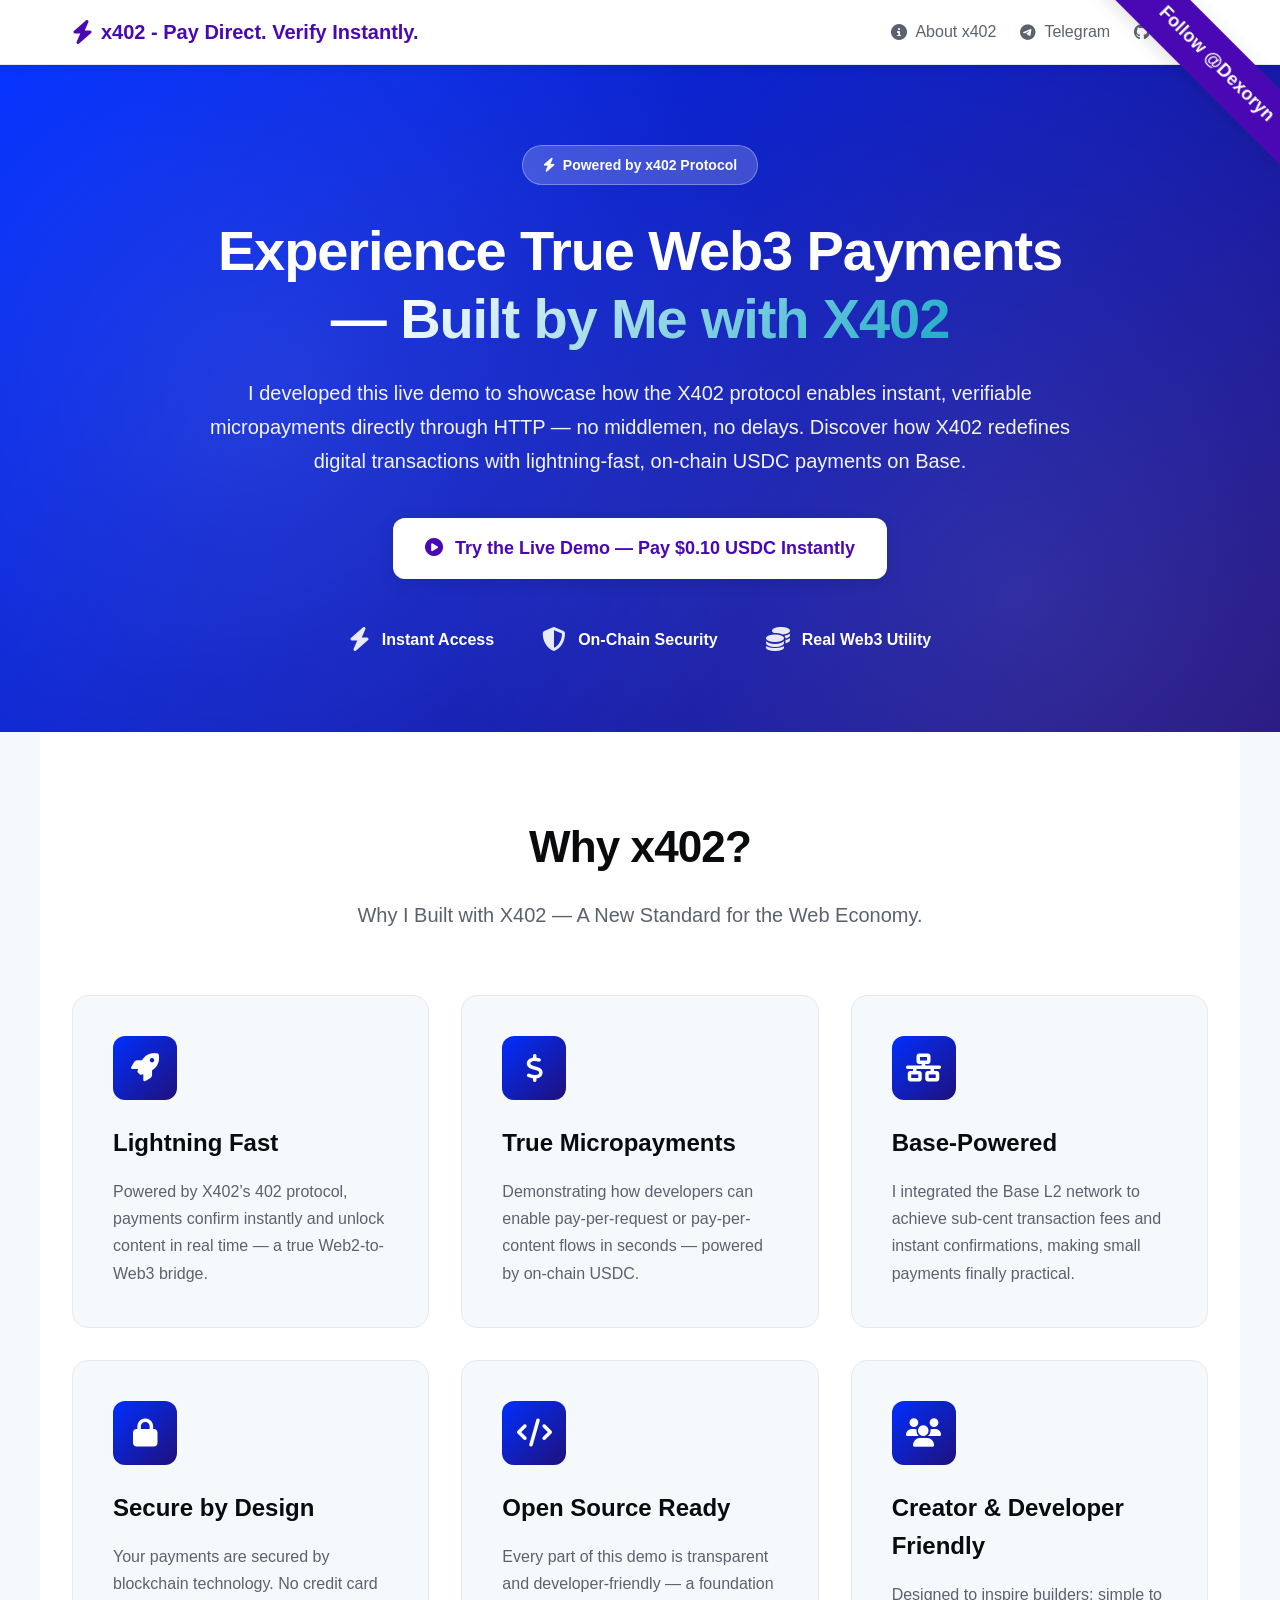
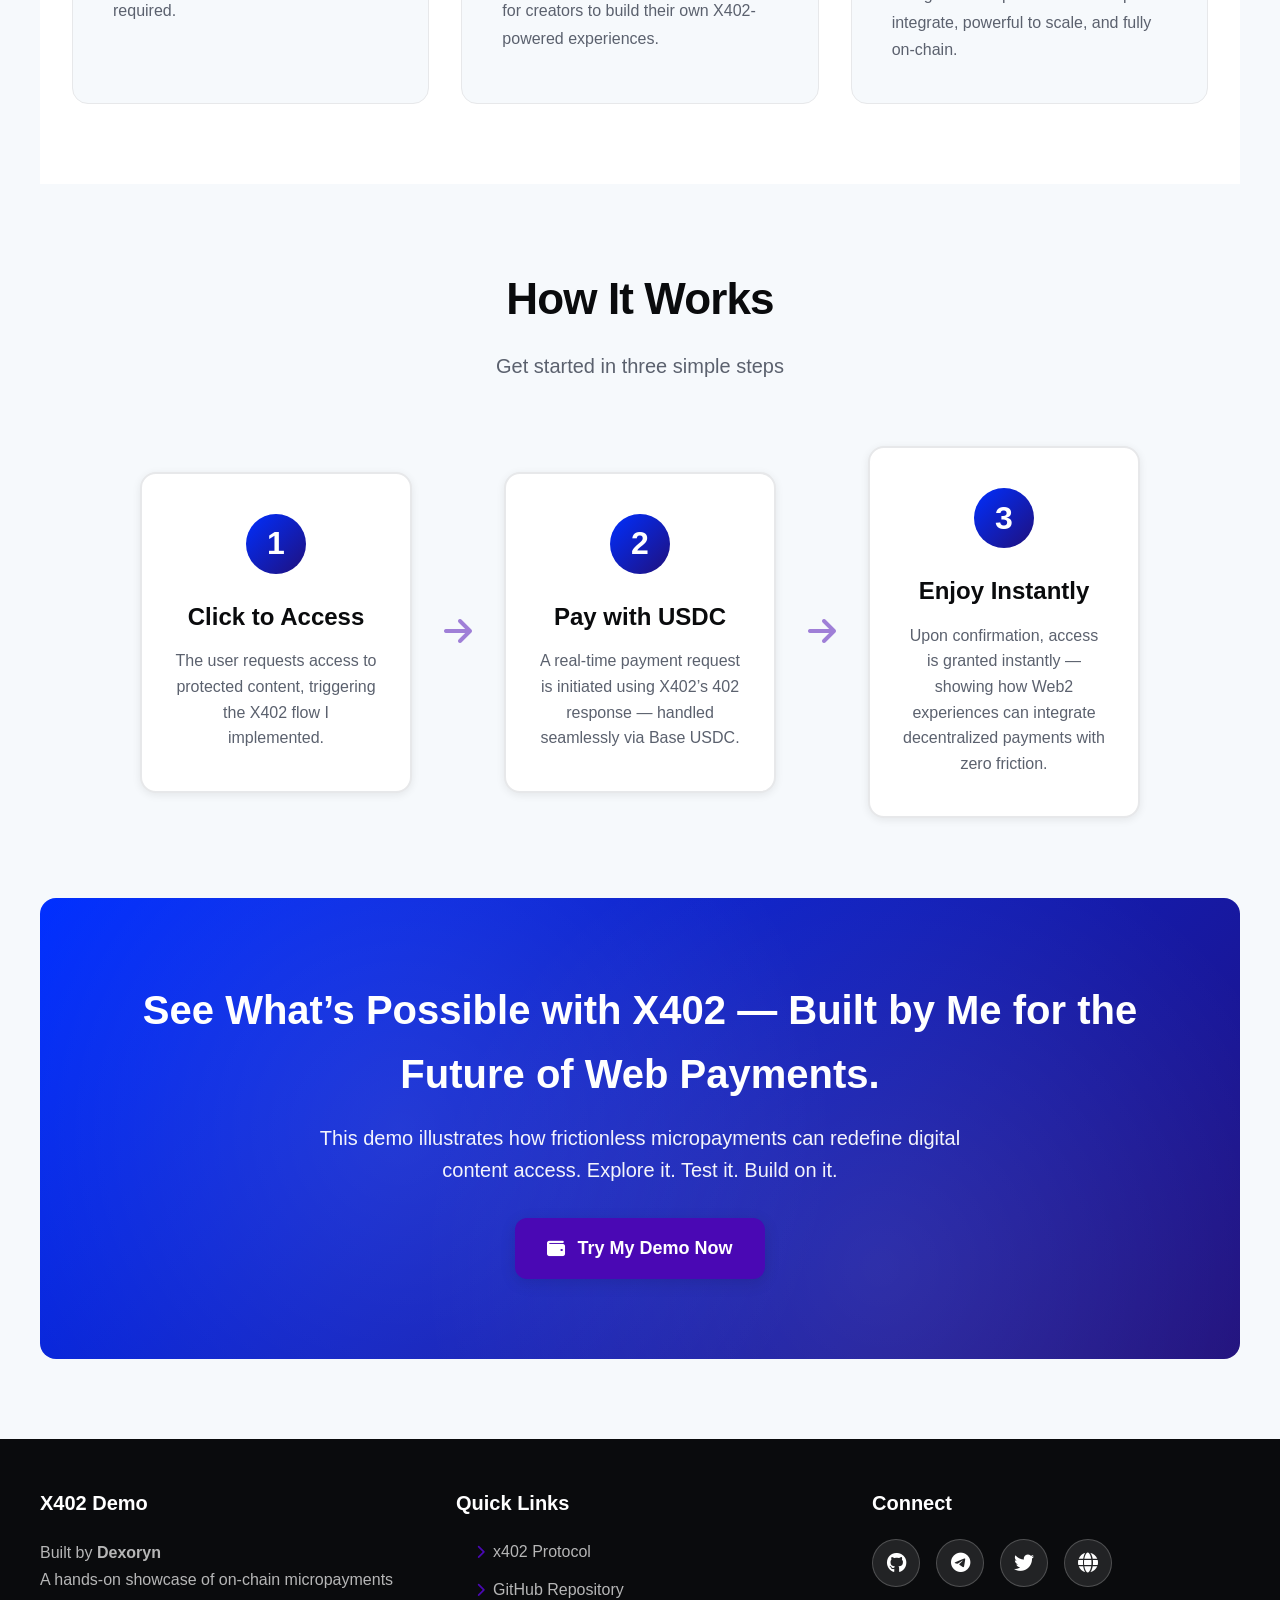
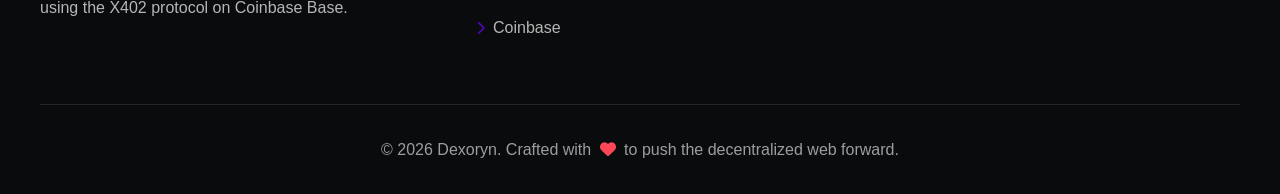
<file: public/index.html>
<!DOCTYPE html>
<html lang="en">
  <head>
    <meta charset="UTF-8" />
    <meta name="viewport" content="width=device-width, initial-scale=1.0" />
    
    <!-- Favicon -->
    <link rel="icon" type="image/svg+xml" href="favicon.svg" />
    <link rel="alternate icon" href="favicon.ico" />
    
    <link rel="stylesheet" href="style.css" />
    <link rel="stylesheet" href="https://cdnjs.cloudflare.com/ajax/libs/font-awesome/6.4.0/css/all.min.css" />
    
    <!-- HTML Meta Tags -->
    <title>x402 Micropayments</title>
    <meta name="description" content="This project demonstrates how to implement a paywall for video content using the x402 payment protocol. The web app allows users to pay a small amount of cryptocurrency (USDC) to access a paywalled video." />

    <!-- Facebook Meta Tags -->
    <meta property="og:url" content="https://x402-micropayments-six.vercel.app/" />
    <meta property="og:type" content="website" />
    <meta property="og:title" content="x402 Micropayments" />
    <meta property="og:description" content="This project demonstrates how to implement a paywall for video content using the x402 payment protocol. The web app allows users to pay a small amount of cryptocurrency (USDC) to access a paywalled video." />
    <meta
      property="og:image"
      content="https://opengraph.b-cdn.net/production/images/afea1e83-0adf-4492-9692-599da59e6182.png?token=nH7qEiqQ28Fyw91we3XTwxZpqk3vbIeIl3hjVfsNpHQ&height=266&width=500&expires=33297677916"
    />

    <!-- Twitter Meta Tags -->
    <meta name="twitter:card" content="summary_large_image" />
    <meta property="twitter:domain" content="https://x402-micropayments-six.vercel.app/" />
    <meta property="twitter:url" content="https://x402-micropayments-six.vercel.app/" />
    <meta name="twitter:title" content="x402 Micropayments" />
    <meta name="twitter:description" content="This project demonstrates how to implement a paywall for video content using the x402 payment protocol. The web app allows users to pay a small amount of cryptocurrency (USDC) to access a paywalled video." />
    <meta
      name="twitter:image"
      content="https://opengraph.b-cdn.net/production/images/afea1e83-0adf-4492-9692-599da59e6182.png?token=nH7qEiqQ28Fyw91we3XTwxZpqk3vbIeIl3hjVfsNpHQ&height=266&width=500&expires=33297677916"
    />
  </head>
  <body>
    <!-- Navigation -->
    <nav class="navbar">
      <div class="nav-container">
        <div class="nav-brand">
          <i class="fas fa-bolt"></i>
          <span>x402 - Pay Direct. Verify Instantly.</span>
        </div>
        <div class="nav-links">
          <a href="https://www.x402.org/" target="_blank" class="nav-link">
            <i class="fas fa-info-circle"></i> About x402
          </a>
          <a href="https://t.me/dexoryn_me" target="_blank" class="nav-link">
            <i class="fab fa-telegram"></i> Telegram
          </a>
          <a href="https://github.com/dexoryn/x402-micropayments" target="_blank" class="nav-link">
            <i class="fab fa-github"></i> GitHub
          </a>
          <a href="https://x.com/intent/follow?screen_name=dexoryn" target="_blank" rel="noopener noreferrer" class="cta-button secondary nav-follow-x" aria-label="Follow @dexoryn on X">
            <i class="fab fa-twitter"></i> Follow @Dexoryn
          </a>
        </div>
      </div>
    </nav>

    <!-- Hero Section -->
    <header class="hero">
      <div class="hero-content">
        <div class="hero-badge">
          <i class="fas fa-bolt"></i>
          <span>Powered by x402 Protocol</span>
        </div>
        <h1 class="hero-title">
          Experience True Web3 Payments — 
          <span class="gradient-text">Built by Me with X402</span>
        </h1>
        <p class="hero-description">
         I developed this live demo to showcase how the X402 protocol enables instant, verifiable micropayments directly through HTTP — no middlemen, no delays. Discover how X402 redefines digital transactions with lightning-fast, on-chain USDC payments on Base.
        </p>
        <div class="hero-cta">
          <a href="/authenticate" class="cta-button primary">
            <i class="fas fa-play-circle"></i>
            Try the Live Demo — Pay $0.10 USDC Instantly
          </a>
        </div>
        <div class="hero-stats">
          <div class="stat-item">
            <i class="fas fa-bolt"></i>
            <span>Instant Access</span>
          </div>
          <div class="stat-item">
            <i class="fas fa-shield-alt"></i>
            <span>On-Chain Security</span>
          </div>
          <div class="stat-item">
            <i class="fas fa-coins"></i>
            <span>Real Web3 Utility</span>
          </div>
        </div>
      </div>
    </header>

    <!-- Features Section -->
    <section class="features">
      <div class="section-header">
        <h2>Why x402?</h2>
        <p>Why I Built with X402 — A New Standard for the Web Economy.</p>
      </div>
      
      <div class="features-grid">
        <div class="feature-card">
          <div class="feature-icon">
            <i class="fas fa-rocket"></i>
          </div>
          <h3>Lightning Fast</h3>
          <p>Powered by X402’s 402 protocol, payments confirm instantly and unlock content in real time — a true Web2-to-Web3 bridge.</p>
        </div>

        <div class="feature-card">
          <div class="feature-icon">
            <i class="fas fa-dollar-sign"></i>
          </div>
          <h3>True Micropayments</h3>
          <p>Demonstrating how developers can enable pay-per-request or pay-per-content flows in seconds — powered by on-chain USDC.</p>
        </div>

        <div class="feature-card">
          <div class="feature-icon">
            <i class="fas fa-network-wired"></i>
          </div>
          <h3>Base-Powered</h3>
          <p>I integrated the Base L2 network to achieve sub-cent transaction fees and instant confirmations, making small payments finally practical.</p>
        </div>

        <div class="feature-card">
          <div class="feature-icon">
            <i class="fas fa-lock"></i>
          </div>
          <h3>Secure by Design</h3>
          <p>Your payments are secured by blockchain technology. No credit card required.</p>
        </div>

        <div class="feature-card">
          <div class="feature-icon">
            <i class="fas fa-code"></i>
          </div>
          <h3>Open Source Ready</h3>
          <p>Every part of this demo is transparent and developer-friendly — a foundation for creators to build their own X402-powered experiences.</p>
        </div>

        <div class="feature-card">
          <div class="feature-icon">
            <i class="fas fa-users"></i>
          </div>
          <h3>Creator & Developer Friendly</h3>
          <p>Designed to inspire builders: simple to integrate, powerful to scale, and fully on-chain.</p>
        </div>
      </div>
    </section>

    <!-- How It Works -->
    <section class="how-it-works">
      <div class="section-header">
        <h2>How It Works</h2>
        <p>Get started in three simple steps</p>
      </div>
      
      <div class="steps-container">
        <div class="step">
          <div class="step-number">1</div>
          <div class="step-content">
            <h3>Click to Access</h3>
            <p>The user requests access to protected content, triggering the X402 flow I implemented.</p>
          </div>
        </div>

        <div class="step-arrow">
          <i class="fas fa-arrow-right"></i>
        </div>

        <div class="step">
          <div class="step-number">2</div>
          <div class="step-content">
            <h3>Pay with USDC</h3>
            <p>A real-time payment request is initiated using X402’s 402 response — handled seamlessly via Base USDC.</p>
          </div>
        </div>

        <div class="step-arrow">
          <i class="fas fa-arrow-right"></i>
        </div>

        <div class="step">
          <div class="step-number">3</div>
          <div class="step-content">
            <h3>Enjoy Instantly</h3>
            <p>Upon confirmation, access is granted instantly — showing how Web2 experiences can integrate decentralized payments with zero friction.</p>
          </div>
        </div>
      </div>
    </section>

    <!-- CTA Section -->
    <section class="cta-section">
      <div class="cta-content">
        <h2>See What’s Possible with X402 — Built by Me for the Future of Web Payments.</h2>
        <p>This demo illustrates how frictionless micropayments can redefine digital content access. Explore it. Test it. Build on it.</p>
        <a href="/authenticate" class="cta-button secondary">
          <i class="fas fa-wallet"></i>
          Try My Demo Now
        </a>
      </div>
    </section>

    <!-- Footer -->
    <footer class="footer">
      <div class="footer-content">
        <div class="footer-section">
          <h4>X402 Demo</h4>
          <p>Built by <b>Dexoryn</b> <br />
             A hands-on showcase of on-chain micropayments using the X402 protocol on Coinbase Base.</p>
        </div>
        
        <div class="footer-section">
          <h4>Quick Links</h4>
          <ul class="footer-links">
            <li><a href="https://www.x402.org/" target="_blank"><i class="fas fa-chevron-right"></i> x402 Protocol</a></li>
            <li><a href="https://github.com/dexoryn/x402-micropayments" target="_blank"><i class="fas fa-chevron-right"></i> GitHub Repository</a></li>
            <li><a href="https://www.coinbase.com/" target="_blank"><i class="fas fa-chevron-right"></i> Coinbase</a></li>
          </ul>
        </div>
        
        <div class="footer-section">
          <h4>Connect</h4>
          <div class="social-links">
            <a href="https://github.com/dexoryn/x402-micropayments" target="_blank" class="social-link" title="GitHub">
              <i class="fab fa-github"></i>
            </a>
            <a href="https://t.me/dexoryn_me" target="_blank" class="social-link" title="Telegram">
              <i class="fab fa-telegram"></i>
            </a>
            <a href="https://x.com/dexoryn" target="_blank" class="social-link" title="X (Twitter)">
              <i class="fab fa-twitter"></i>
            </a>
            <a href="https://www.x402.org/" target="_blank" class="social-link" title="x402">
              <i class="fas fa-globe"></i>
            </a>
          </div>
        </div>
      </div>
      
      <div class="footer-bottom">
        <p>&copy; <span id="current-year"></span> Dexoryn. Crafted with <i class="fas fa-heart"></i> to push the decentralized web forward.</p>
      </div>
    </footer>
    
    <script async src="https://platform.twitter.com/widgets.js" charset="utf-8"></script>
    <script>
      // Dynamically update the year
      document.getElementById('current-year').textContent = new Date().getFullYear();
    </script>
  </body>
</html>
</file>
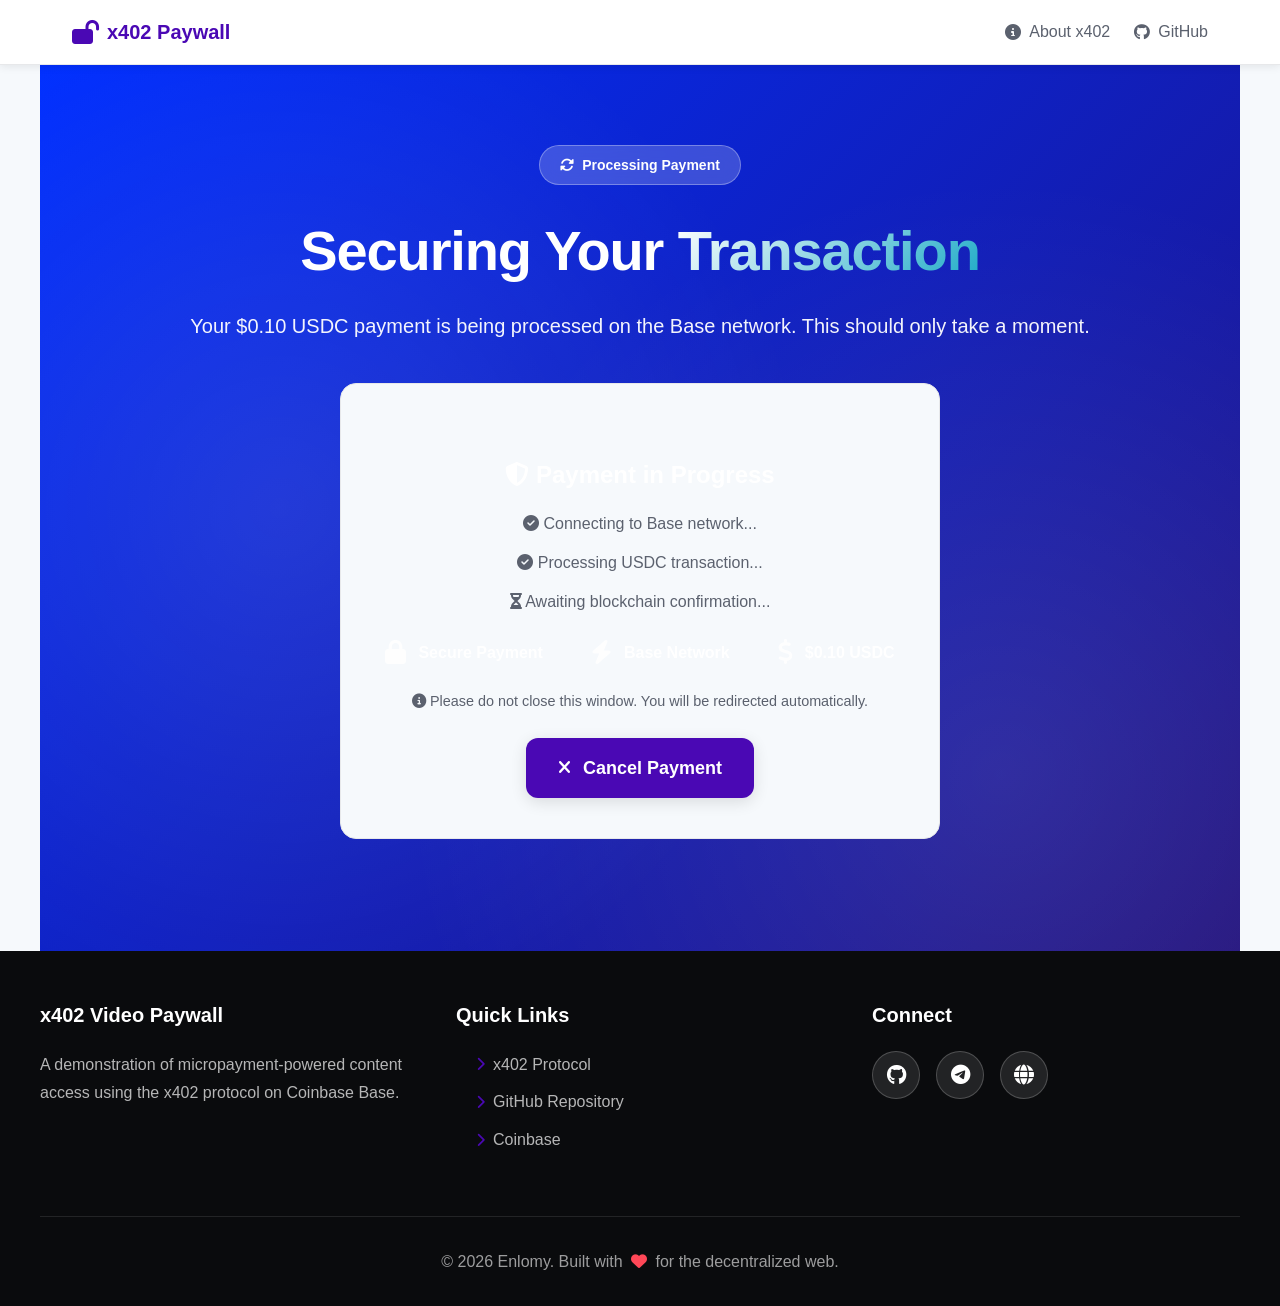
<file: public/authenticate.html>
<!DOCTYPE html>
<html lang="en">
  <head>
    <meta charset="UTF-8" />
    <meta name="viewport" content="width=device-width, initial-scale=1.0" />
    
    <!-- Favicon -->
    <link rel="icon" type="image/svg+xml" href="favicon.svg" />
    <link rel="alternate icon" href="favicon.ico" />
    
    <link rel="stylesheet" href="style.css" />
    <link rel="stylesheet" href="https://cdnjs.cloudflare.com/ajax/libs/font-awesome/6.4.0/css/all.min.css" />
    
    <!-- HTML Meta Tags -->
    <title>Processing Payment | x402 Video Paywall</title>
    <meta name="description" content="Processing your secure USDC micropayment via x402 protocol." />

    <!-- Facebook Meta Tags -->
    <meta property="og:url" content="https://x402.enlomy.xyz/" />
    <meta property="og:type" content="website" />
    <meta property="og:title" content="Processing Payment | x402 Video Paywall" />
    <meta property="og:description" content="Processing your secure USDC micropayment via x402 protocol." />
    <meta
      property="og:image"
      content="https://opengraph.b-cdn.net/production/images/afea1e83-0adf-4492-9692-599da59e6182.png?token=nH7qEiqQ28Fyw91we3XTwxZpqk3vbIeIl3hjVfsNpHQ&height=266&width=500&expires=33297677916"
    />

    <!-- Twitter Meta Tags -->
    <meta name="twitter:card" content="summary_large_image" />
    <meta property="twitter:domain" content="x402.enlomy.xyz" />
    <meta property="twitter:url" content="https://x402.enlomy.xyz/" />
    <meta name="twitter:title" content="Processing Payment | x402 Video Paywall" />
    <meta name="twitter:description" content="Processing your secure USDC micropayment via x402 protocol." />
    <meta
      name="twitter:image"
      content="https://opengraph.b-cdn.net/production/images/afea1e83-0adf-4492-9692-599da59e6182.png?token=nH7qEiqQ28Fyw91we3XTwxZpqk3vbIeIl3hjVfsNpHQ&height=266&width=500&expires=33297677916"
    />
  </head>
  <body>
    <!-- Navigation -->
    <nav class="navbar">
      <div class="nav-container">
        <div class="nav-brand">
          <i class="fas fa-lock-open"></i>
          <span>x402 Paywall</span>
        </div>
        <div class="nav-links">
          <a href="https://www.x402.org/" target="_blank" class="nav-link">
            <i class="fas fa-info-circle"></i> About x402
          </a>
          <a href="https://github.com/enlomy/x402-micropayments" target="_blank" class="nav-link">
            <i class="fab fa-github"></i> GitHub
          </a>
        </div>
      </div>
    </nav>

    <!-- Payment Processing Section -->
    <section class="hero" style="min-height: 70vh; display: flex; align-items: center;">
      <div class="hero-content">
        <div class="hero-badge">
          <i class="fas fa-sync-alt fa-spin"></i>
          <span>Processing Payment</span>
        </div>
        <h1 class="hero-title">
          Securing Your <span class="gradient-text">Transaction</span>
        </h1>
        <p class="hero-description">
          Your $0.10 USDC payment is being processed on the Base network. This should only take a moment.
        </p>

        <!-- Payment Processing Card -->
        <div class="feature-card" style="max-width: 600px; margin: 2rem auto; text-align: center;">
          <div class="payment-processing">
            <div class="loader" style="margin: 2rem auto;"></div>
            <h3 style="margin-top: 1.5rem; margin-bottom: 1rem; color: var(--primary);">
              <i class="fas fa-shield-alt"></i> Payment in Progress
            </h3>
            <p style="margin-bottom: 0.75rem;">
              <i class="fas fa-check-circle" style="color: var(--success);"></i> 
              Connecting to Base network...
            </p>
            <p style="margin-bottom: 0.75rem;">
              <i class="fas fa-check-circle" style="color: var(--success);"></i> 
              Processing USDC transaction...
            </p>
            <p style="margin-bottom: 1.5rem;">
              <i class="fas fa-hourglass-half" style="color: var(--warning);"></i> 
              Awaiting blockchain confirmation...
            </p>
            <div class="hero-stats" style="margin-bottom: 1.5rem;">
              <div class="stat-item">
                <i class="fas fa-lock"></i>
                <span>Secure Payment</span>
              </div>
              <div class="stat-item">
                <i class="fas fa-bolt"></i>
                <span>Base Network</span>
              </div>
              <div class="stat-item">
                <i class="fas fa-dollar-sign"></i>
                <span>$0.10 USDC</span>
              </div>
            </div>
            <p style="color: var(--text-secondary); font-size: 0.9rem; margin-bottom: 1.5rem;">
              <i class="fas fa-info-circle"></i> 
              Please do not close this window. You will be redirected automatically.
            </p>
          </div>
          
          <a href="/" class="cta-button secondary">
            <i class="fas fa-times"></i>
            Cancel Payment
          </a>
        </div>
      </div>
    </section>

    <!-- Footer -->
    <footer class="footer">
      <div class="footer-content">
        <div class="footer-section">
          <h4>x402 Video Paywall</h4>
          <p>A demonstration of micropayment-powered content access using the x402 protocol on Coinbase Base.</p>
        </div>
        
        <div class="footer-section">
          <h4>Quick Links</h4>
          <ul class="footer-links">
            <li><a href="https://www.x402.org/" target="_blank"><i class="fas fa-chevron-right"></i> x402 Protocol</a></li>
            <li><a href="https://github.com/enlomy/x402-micropayments" target="_blank"><i class="fas fa-chevron-right"></i> GitHub Repository</a></li>
            <li><a href="https://www.coinbase.com/" target="_blank"><i class="fas fa-chevron-right"></i> Coinbase</a></li>
          </ul>
        </div>
        
        <div class="footer-section">
          <h4>Connect</h4>
          <div class="social-links">
            <a href="https://github.com/enlomy/x402-micropayments" target="_blank" class="social-link" title="GitHub">
              <i class="fab fa-github"></i>
            </a>
            <a href="https://t.me/enlomy" target="_blank" class="social-link" title="Telegram">
              <i class="fab fa-telegram"></i>
            </a>
            <a href="https://www.x402.org/" target="_blank" class="social-link" title="x402">
              <i class="fas fa-globe"></i>
            </a>
          </div>
        </div>
      </div>
      
      <div class="footer-bottom">
        <p>&copy; <span id="current-year"></span> Enlomy. Built with <i class="fas fa-heart"></i> for the decentralized web.</p>
      </div>
    </footer>
    
    <script>
      // Dynamically update the year
      document.getElementById('current-year').textContent = new Date().getFullYear();
    </script>
  </body>
</html>
</file>
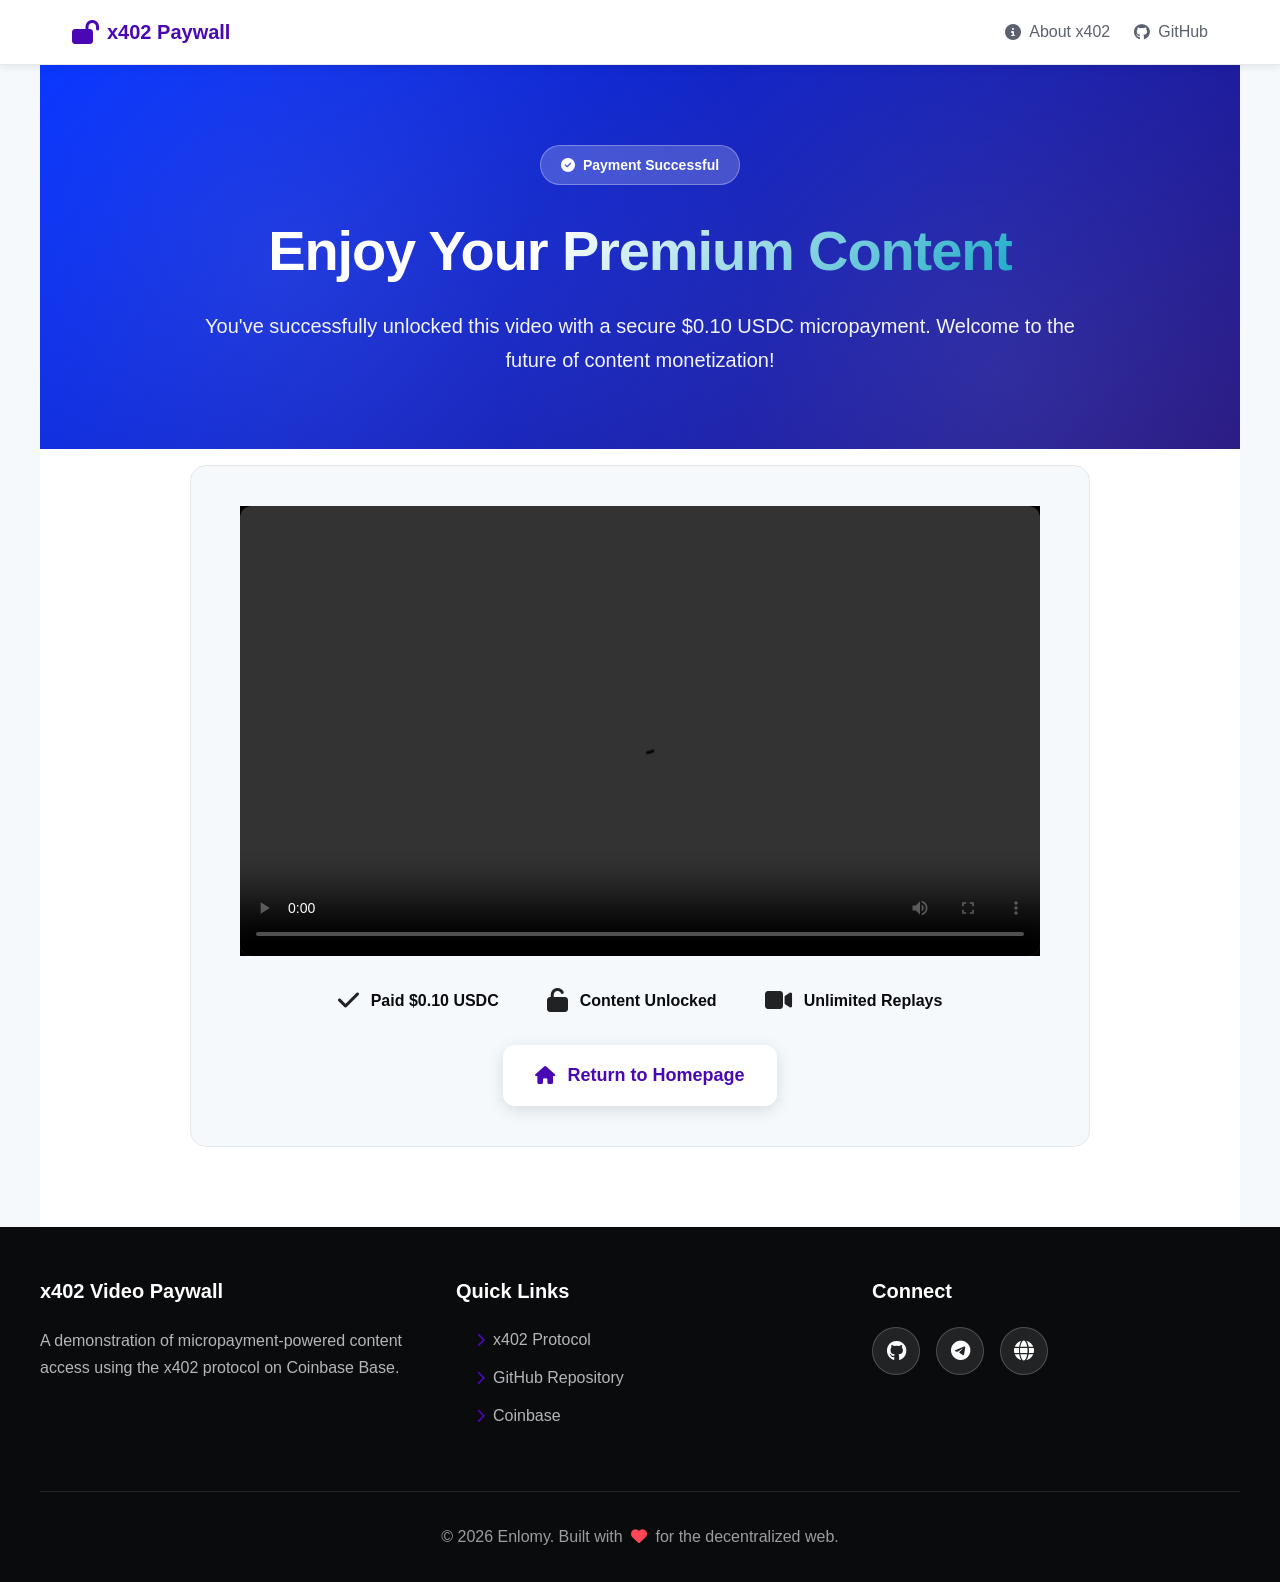
<file: public/video-content.html>
<!DOCTYPE html>
<html lang="en">
  <head>
    <meta charset="UTF-8" />
    <meta name="viewport" content="width=device-width, initial-scale=1.0" />
    
    <!-- Favicon -->
    <link rel="icon" type="image/svg+xml" href="favicon.svg" />
    <link rel="alternate icon" href="favicon.ico" />
    
    <link rel="stylesheet" href="style.css" />
    <link rel="stylesheet" href="https://cdnjs.cloudflare.com/ajax/libs/font-awesome/6.4.0/css/all.min.css" />
    
    <!-- HTML Meta Tags -->
    <title>Premium Content | x402 Video Paywall</title>
    <meta name="description" content="Enjoy your premium video content unlocked through x402 micropayments." />

    <!-- Facebook Meta Tags -->
    <meta property="og:url" content="https://x402.enlomy.xyz/" />
    <meta property="og:type" content="website" />
    <meta property="og:title" content="Premium Content | x402 Video Paywall" />
    <meta property="og:description" content="Enjoy your premium video content unlocked through x402 micropayments." />
    <meta
      property="og:image"
      content="https://opengraph.b-cdn.net/production/images/afea1e83-0adf-4492-9692-599da59e6182.png?token=nH7qEiqQ28Fyw91we3XTwxZpqk3vbIeIl3hjVfsNpHQ&height=266&width=500&expires=33297677916"
    />

    <!-- Twitter Meta Tags -->
    <meta name="twitter:card" content="summary_large_image" />
    <meta property="twitter:domain" content="x402.enlomy.xyz" />
    <meta property="twitter:url" content="https://x402.enlomy.xyz/" />
    <meta name="twitter:title" content="Premium Content | x402 Video Paywall" />
    <meta name="twitter:description" content="Enjoy your premium video content unlocked through x402 micropayments." />
    <meta
      name="twitter:image"
      content="https://opengraph.b-cdn.net/production/images/afea1e83-0adf-4492-9692-599da59e6182.png?token=nH7qEiqQ28Fyw91we3XTwxZpqk3vbIeIl3hjVfsNpHQ&height=266&width=500&expires=33297677916"
    />
  </head>
  <body>
    <!-- Navigation -->
    <nav class="navbar">
      <div class="nav-container">
        <div class="nav-brand">
          <i class="fas fa-lock-open"></i>
          <span>x402 Paywall</span>
        </div>
        <div class="nav-links">
          <a href="https://www.x402.org/" target="_blank" class="nav-link">
            <i class="fas fa-info-circle"></i> About x402
          </a>
          <a href="https://github.com/enlomy/x402-micropayments" target="_blank" class="nav-link">
            <i class="fab fa-github"></i> GitHub
          </a>
        </div>
      </div>
    </nav>

    <!-- Premium Content Section -->
    <section class="hero" style="padding-bottom: 2rem;">
      <div class="hero-content">
        <div class="hero-badge">
          <i class="fas fa-check-circle"></i>
          <span>Payment Successful</span>
        </div>
        <h1 class="hero-title">
          Enjoy Your <span class="gradient-text">Premium Content</span>
        </h1>
        <p class="hero-description">
          You've successfully unlocked this video with a secure $0.10 USDC micropayment. Welcome to the future of content monetization!
        </p>
      </div>
    </section>

    <!-- Video Content -->
    <section class="features" style="padding-top: 1rem;">
      <div class="feature-card" style="max-width: 900px; margin: 0 auto;">
        <div class="video-container" style="margin-bottom: 1.5rem;">
          <video 
            width="100%" 
            height="450" 
            controls
            controlsList="nodownload"
            style="border-radius: 12px; background: #000;">
            <source src="video.mp4" type="video/mp4">
            Your browser does not support the video tag.
          </video>
        </div>
        
        <div style="text-align: center; margin-top: 2rem;">
          <div class="hero-stats" style="margin-bottom: 2rem;">
            <div class="stat-item">
              <i class="fas fa-check"></i>
              <span>Paid $0.10 USDC</span>
            </div>
            <div class="stat-item">
              <i class="fas fa-unlock"></i>
              <span>Content Unlocked</span>
            </div>
            <div class="stat-item">
              <i class="fas fa-video"></i>
              <span>Unlimited Replays</span>
            </div>
          </div>
          
          <a href="/" class="cta-button primary">
            <i class="fas fa-home"></i>
            Return to Homepage
          </a>
        </div>
      </div>
    </section>

    <!-- Footer -->
    <footer class="footer">
      <div class="footer-content">
        <div class="footer-section">
          <h4>x402 Video Paywall</h4>
          <p>A demonstration of micropayment-powered content access using the x402 protocol on Coinbase Base.</p>
        </div>
        
        <div class="footer-section">
          <h4>Quick Links</h4>
          <ul class="footer-links">
            <li><a href="https://www.x402.org/" target="_blank"><i class="fas fa-chevron-right"></i> x402 Protocol</a></li>
            <li><a href="https://github.com/enlomy/x402-micropayments" target="_blank"><i class="fas fa-chevron-right"></i> GitHub Repository</a></li>
            <li><a href="https://www.coinbase.com/" target="_blank"><i class="fas fa-chevron-right"></i> Coinbase</a></li>
          </ul>
        </div>
        
        <div class="footer-section">
          <h4>Connect</h4>
          <div class="social-links">
            <a href="https://github.com/enlomy/x402-micropayments" target="_blank" class="social-link" title="GitHub">
              <i class="fab fa-github"></i>
            </a>
            <a href="https://t.me/enlomy" target="_blank" class="social-link" title="Telegram">
              <i class="fab fa-telegram"></i>
            </a>
            <a href="https://www.x402.org/" target="_blank" class="social-link" title="x402">
              <i class="fas fa-globe"></i>
            </a>
          </div>
        </div>
      </div>
      
      <div class="footer-bottom">
        <p>&copy; <span id="current-year"></span> Enlomy. Built with <i class="fas fa-heart"></i> for the decentralized web.</p>
      </div>
    </footer>
    
    <script>
      // Dynamically update the year
      document.getElementById('current-year').textContent = new Date().getFullYear();
    </script>
  </body>
</html>
</file>
<file: public/style.css>
:root {
  /* Modern Color Palette - Web3/Crypto inspired */
  --primary-color: #4a08b4;
  --primary-dark: #0041CC;
  --secondary-color: #1652F0;
  --accent-color: #0e582f;
  --gradient-start: #002fff;
  --gradient-end: #20107c;
  
  /* Neutrals */
  --bg-primary: #FFFFFF;
  --bg-secondary: #F6F9FC;
  --bg-dark: #0A0B0D;
  --text-primary: #0A0B0D;
  --text-secondary: #5B616E;
  --text-light: #FFFFFF;
  
  /* Shadows & Effects */
  --shadow-sm: 0 2px 8px rgba(0, 0, 0, 0.08);
  --shadow-md: 0 4px 16px rgba(0, 0, 0, 0.12);
  --shadow-lg: 0 8px 32px rgba(0, 0, 0, 0.16);
  --shadow-glow: 0 0 24px rgba(0, 82, 255, 0.2);
  
  /* Borders */
  --border-radius: 12px;
  --border-radius-lg: 16px;
  --border-color: #E7E8EA;
  
  /* Transitions */
  --transition-speed: 0.3s;
}

* {
  margin: 0;
  padding: 0;
  box-sizing: border-box;
}

html {
  scroll-behavior: smooth;
}

body {
  font-family: -apple-system, BlinkMacSystemFont, "Segoe UI", Roboto, "Inter", "Helvetica Neue", Arial, sans-serif;
  line-height: 1.6;
  color: var(--text-primary);
  background-color: var(--bg-secondary);
  -webkit-font-smoothing: antialiased;
  -moz-osx-font-smoothing: grayscale;
}

/* Navigation */
.navbar {
  background: var(--bg-primary);
  box-shadow: var(--shadow-sm);
  position: sticky;
  top: 0;
  z-index: 1000;
  border-bottom: 1px solid var(--border-color);
}

.nav-container {
  max-width: 1200px;
  margin: 0 auto;
  padding: 1rem 2rem;
  display: flex;
  justify-content: space-between;
  align-items: center;
}

.nav-brand {
  display: flex;
  align-items: center;
  gap: 0.5rem;
  font-size: 1.25rem;
  font-weight: 700;
  color: var(--primary-color);
}

.nav-brand i {
  font-size: 1.5rem;
}

.nav-links {
  display: flex;
  gap: 1.5rem;
  align-items: center;
}

.nav-link {
  color: var(--text-secondary);
  text-decoration: none;
  font-weight: 500;
  display: flex;
  align-items: center;
  gap: 0.5rem;
  transition: color var(--transition-speed);
}

.nav-link:hover {
  color: var(--primary-color);
  text-decoration: none;
}

/* Hero Section */
.hero {
  background: linear-gradient(135deg, var(--gradient-start) 0%, var(--gradient-end) 100%);
  color: var(--text-light);
  padding: 5rem 2rem;
  text-align: center;
  position: relative;
  overflow: hidden;
}

.hero::before {
  content: '';
  position: absolute;
  top: 0;
  left: 0;
  right: 0;
  bottom: 0;
  background: 
    radial-gradient(circle at 20% 50%, rgba(255, 255, 255, 0.1) 0%, transparent 50%),
    radial-gradient(circle at 80% 80%, rgba(255, 255, 255, 0.1) 0%, transparent 50%);
  pointer-events: none;
}

.hero-content {
  max-width: 900px;
  margin: 0 auto;
  position: relative;
  z-index: 1;
}

.hero-badge {
  display: inline-flex;
  align-items: center;
  gap: 0.5rem;
  background: rgba(255, 255, 255, 0.2);
  backdrop-filter: blur(10px);
  padding: 0.5rem 1.25rem;
  border-radius: 50px;
  font-size: 0.875rem;
  font-weight: 600;
  margin-bottom: 2rem;
  border: 1px solid rgba(255, 255, 255, 0.3);
}

.hero-title {
  font-size: 3.5rem;
  font-weight: 800;
  line-height: 1.2;
  margin-bottom: 1.5rem;
  letter-spacing: -0.02em;
}

.gradient-text {
  background: linear-gradient(135deg, #FFFFFF 0%, #1eabc7 100%);
  -webkit-background-clip: text;
  -webkit-text-fill-color: transparent;
  background-clip: text;
}

.hero-description {
  font-size: 1.25rem;
  margin-bottom: 2.5rem;
  opacity: 0.95;
  max-width: 1080px;
  margin-left: auto;
  margin-right: auto;
  line-height: 1.7;
}

.hero-cta {
  margin-bottom: 3rem;
}

.hero-stats {
  display: flex;
  justify-content: center;
  gap: 3rem;
  flex-wrap: wrap;
}

.stat-item {
  display: flex;
  align-items: center;
  gap: 0.75rem;
  font-weight: 600;
  font-size: 1rem;
}

.stat-item i {
  font-size: 1.5rem;
  opacity: 0.9;
}

/* Buttons */
.cta-button {
  display: inline-flex;
  align-items: center;
  gap: 0.75rem;
  padding: 1rem 2rem;
  border-radius: var(--border-radius);
  font-weight: 700;
  font-size: 1.125rem;
  text-decoration: none;
  transition: all var(--transition-speed);
  cursor: pointer;
  border: none;
  position: relative;
  overflow: hidden;
}

.cta-button.primary {
  background: var(--bg-primary);
  color: var(--primary-color);
  box-shadow: var(--shadow-md);
}

.cta-button.primary:hover {
  transform: translateY(-2px);
  box-shadow: var(--shadow-lg);
  text-decoration: none;
}

.cta-button.secondary {
  background: var(--primary-color);
  color: var(--text-light);
  box-shadow: var(--shadow-md);
}

.cta-button.secondary:hover {
  background: var(--primary-dark);
  transform: translateY(-2px);
  box-shadow: var(--shadow-lg);
  text-decoration: none;
}

/* Sections */
section {
  padding: 5rem 2rem;
  max-width: 1200px;
  margin: 0 auto;
}

.section-header {
  text-align: center;
  margin-bottom: 4rem;
}

.section-header h2 {
  font-size: 2.75rem;
  font-weight: 800;
  margin-bottom: 1rem;
  color: var(--text-primary);
  letter-spacing: -0.02em;
}

.section-header p {
  font-size: 1.25rem;
  color: var(--text-secondary);
}

/* Features Grid */
.features {
  background: var(--bg-primary);
}

.features-grid {
  display: grid;
  grid-template-columns: repeat(auto-fit, minmax(320px, 1fr));
  gap: 2rem;
}

.feature-card {
  background: var(--bg-secondary);
  padding: 2.5rem;
  border-radius: var(--border-radius-lg);
  border: 1px solid var(--border-color);
  transition: all var(--transition-speed);
  cursor: pointer;
}

.feature-card:hover {
  transform: translateY(-4px);
  box-shadow: var(--shadow-md);
  border-color: var(--primary-color);
}

.feature-icon {
  width: 64px;
  height: 64px;
  background: linear-gradient(135deg, var(--gradient-start) 0%, var(--gradient-end) 100%);
  border-radius: var(--border-radius);
  display: flex;
  align-items: center;
  justify-content: center;
  margin-bottom: 1.5rem;
  font-size: 1.75rem;
  color: var(--text-light);
}

.feature-card h3 {
  font-size: 1.5rem;
  font-weight: 700;
  margin-bottom: 1rem;
  color: var(--text-primary);
}

.feature-card p {
  color: var(--text-secondary);
  line-height: 1.7;
  font-size: 1rem;
}

/* How It Works */
.how-it-works {
  background: var(--bg-secondary);
}

.steps-container {
  display: flex;
  align-items: center;
  justify-content: center;
  gap: 2rem;
  flex-wrap: wrap;
  max-width: 1000px;
  margin: 0 auto;
}

.step {
  flex: 1;
  min-width: 250px;
  background: var(--bg-primary);
  padding: 2.5rem 2rem;
  cursor: pointer;
  border-radius: var(--border-radius-lg);
  text-align: center;
  box-shadow: var(--shadow-sm);
  border: 2px solid var(--border-color);
  transition: all var(--transition-speed);
}

.step:hover {
  border-color: var(--primary-color);
  box-shadow: var(--shadow-md);
}

.step-number {
  width: 60px;
  height: 60px;
  background: linear-gradient(135deg, var(--gradient-start) 0%, var(--gradient-end) 100%);
  color: var(--text-light);
  border-radius: 50%;
  display: flex;
  align-items: center;
  justify-content: center;
  font-size: 2rem;
  font-weight: 800;
  margin: 0 auto 1.5rem;
}

.step-content h3 {
  font-size: 1.5rem;
  font-weight: 700;
  margin-bottom: 0.75rem;
  color: var(--text-primary);
}

.step-content p {
  color: var(--text-secondary);
  line-height: 1.6;
}

.step-arrow {
  font-size: 2rem;
  color: var(--primary-color);
  opacity: 0.5;
}

/* CTA Section */
.cta-section {
  background: linear-gradient(135deg, var(--gradient-start) 0%, var(--gradient-end) 100%);
  color: var(--text-light);
  text-align: center;
  border-radius: var(--border-radius-lg);
  max-width: 1200px;
  margin: 0 auto;
  position: relative;
  overflow: hidden;
  margin-bottom: 80px;
}

.cta-section::before {
  content: '';
  position: absolute;
  top: 0;
  left: 0;
  right: 0;
  bottom: 0;
  background: 
    radial-gradient(circle at 30% 50%, rgba(255, 255, 255, 0.1) 0%, transparent 50%),
    radial-gradient(circle at 70% 80%, rgba(255, 255, 255, 0.1) 0%, transparent 50%);
  pointer-events: none;
}

.cta-content {
  position: relative;
  z-index: 1;
  padding: 0 2rem;
}

.cta-content h2 {
  font-size: 2.5rem;
  font-weight: 800;
  margin-bottom: 1rem;
}

.cta-content p {
  font-size: 1.25rem;
  margin-bottom: 2rem;
  opacity: 0.95;
  max-width: 700px;
  margin-left: auto;
  margin-right: auto;
}

/* Footer */
.footer {
  background: var(--bg-dark);
  color: var(--text-light);
  padding: 3rem 2rem 2rem;
}

.footer-content {
  max-width: 1200px;
  margin: 0 auto;
  display: grid;
  grid-template-columns: repeat(auto-fit, minmax(250px, 1fr));
  gap: 3rem;
  margin-bottom: 3rem;
}

.footer-section h4 {
  font-size: 1.25rem;
  font-weight: 700;
  margin-bottom: 1.25rem;
  color: var(--text-light);
}

.footer-section p {
  color: rgba(255, 255, 255, 0.7);
  line-height: 1.7;
}

.footer-links {
  list-style: none;
}

.footer-links li {
  margin-bottom: 0.75rem;
}

.footer-links a {
  color: rgba(255, 255, 255, 0.7);
  text-decoration: none;
  transition: all var(--transition-speed);
  display: inline-flex;
  align-items: center;
  gap: 0.5rem;
}

.footer-links a i {
  font-size: 0.875rem;
  color: var(--primary-color);
  transition: transform var(--transition-speed);
}

.footer-links a:hover {
  color: var(--text-light);
  text-decoration: none;
  padding-left: 0.25rem;
}

.social-links {
  display: flex;
  gap: 1rem;
}

.social-link {
  width: 48px;
  height: 48px;
  background: rgba(255, 255, 255, 0.1);
  border-radius: 50%;
  display: flex;
  align-items: center;
  justify-content: center;
  color: var(--text-light);
  font-size: 1.25rem;
  text-decoration: none;
  transition: all var(--transition-speed);
  border: 1px solid rgba(255, 255, 255, 0.2);
}

.social-link:hover {
  background: var(--primary-color);
  transform: translateY(-2px);
  border-color: var(--primary-color);
  text-decoration: none;
}

.footer-bottom {
  max-width: 1200px;
  margin: 0 auto;
  padding-top: 2rem;
  border-top: 1px solid rgba(255, 255, 255, 0.1);
  text-align: center;
  color: rgba(255, 255, 255, 0.6);
}

.footer-bottom i {
  color: #ff4757;
  margin: 0 0.25rem;
}

/* Responsive Design */
@media (max-width: 768px) {
  .nav-container {
    flex-direction: column;
    gap: 1rem;
  }

  .nav-links {
    flex-direction: column;
    gap: 1rem;
  }

  .hero {
    padding: 3rem 1.5rem;
  }

  .hero-title {
    font-size: 2.25rem;
  }

  .hero-description {
    font-size: 1.125rem;
  }

  .hero-stats {
    gap: 1.5rem;
  }

  section {
    padding: 3rem 1.5rem;
  }

  .section-header h2 {
    font-size: 2rem;
  }

  .section-header p {
    font-size: 1.125rem;
  }

  .features-grid {
    grid-template-columns: 1fr;
  }

  .steps-container {
    flex-direction: column;
  }

  .step-arrow {
    transform: rotate(90deg);
  }

  .cta-content h2 {
    font-size: 1.75rem;
  }

  .cta-content p {
    font-size: 1.125rem;
  }

  .footer-content {
    grid-template-columns: 1fr;
    gap: 2rem;
  }
}

@media (max-width: 480px) {
  .hero-title {
    font-size: 1.875rem;
  }

  .cta-button {
    padding: 0.875rem 1.5rem;
    font-size: 1rem;
  }

  .feature-card,
  .step {
    padding: 2rem 1.5rem;
  }
}

/* Legacy styles for other pages */
.card {
  background-color: white;
  border-radius: var(--border-radius);
  box-shadow: var(--shadow-sm);
  padding: 20px;
  margin-bottom: 20px;
}

.card h3 {
  color: var(--text-primary);
  margin-bottom: 15px;
  padding-bottom: 10px;
  border-bottom: 1px solid var(--border-color);
}

.collapsible-trigger {
  cursor: pointer;
  position: relative;
}

.collapsible-trigger::after {
  content: '▼';
  position: absolute;
  right: 0;
  transform: rotate(0deg);
  transition: transform var(--transition-speed) ease;
}

.collapsible-trigger.active::after {
  transform: rotate(180deg);
}

.collapsible-content {
  max-height: 0;
  overflow: hidden;
  transition: max-height var(--transition-speed) ease;
}

.collapsible-content.active {
  max-height: 1000px;
}

pre {
  background-color: var(--bg-secondary);
  padding: 15px;
  border-radius: var(--border-radius);
  overflow-x: auto;
  margin: 15px 0;
}

code {
  font-family: 'Courier New', Courier, monospace;
}

.copy-btn {
  position: absolute;
  top: 5px;
  right: 5px;
  background-color: var(--text-primary);
  color: white;
  border: none;
  border-radius: 4px;
  padding: 5px 10px;
  cursor: pointer;
  font-size: 0.8rem;
}

.copy-btn:hover {
  background-color: var(--primary-color);
}

ul, ol {
  margin-left: 20px;
  margin-bottom: 15px;
}

li {
  margin-bottom: 8px;
}

.note {
  font-size: 0.9rem;
  color: var(--text-secondary);
  font-style: italic;
}

.video-container {
  position: relative;
  width: 100%;
  max-width: 800px;
  height: 450px;
  margin: 0 auto;
  background: #000;
}

#youtube-player {
  position: absolute;
  top: 0;
  left: 0;
  width: 100%;
  height: 100%;
}

.video-info {
  margin-top: 20px;
  padding-top: 15px;
  border-top: 1px solid var(--border-color);
}

/* Animations */
@keyframes fadeInUp {
  from {
    opacity: 0;
    transform: translateY(20px);
  }
  to {
    opacity: 1;
    transform: translateY(0);
  }
}

.hero-content > * {
  animation: fadeInUp 0.6s ease-out;
}

/* Floating diagonal X follow button */
.nav-follow-x {
  position: fixed;
  top: 24px;
  right: -64px; /* push out so the rotated button crosses the corner */
  transform: rotate(45deg);
  transform-origin: center;
  z-index: 1100; /* above sticky navbar */
  padding: 0.75rem 2.75rem;
  box-shadow: var(--shadow-lg);
  border-radius: 0;
  letter-spacing: 0.2px;
}

.nav-follow-x i {
  margin-right: 0.5rem;
}

.cta-button.secondary.nav-follow-x:hover {
  /* keep the 45deg angle; avoid generic hover translate overriding rotation */
  transform: rotate(45deg);
}

@media (max-width: 768px) {
  .nav-follow-x {
    position: static; /* fall back into nav layout */
    transform: none;
    right: auto;
    top: auto;
    border-radius: var(--border-radius);
    box-shadow: var(--shadow-md);
    padding: 0.75rem 1.5rem;
  }

  .cta-button.secondary.nav-follow-x:hover {
    transform: none;
  }
}
</file>
